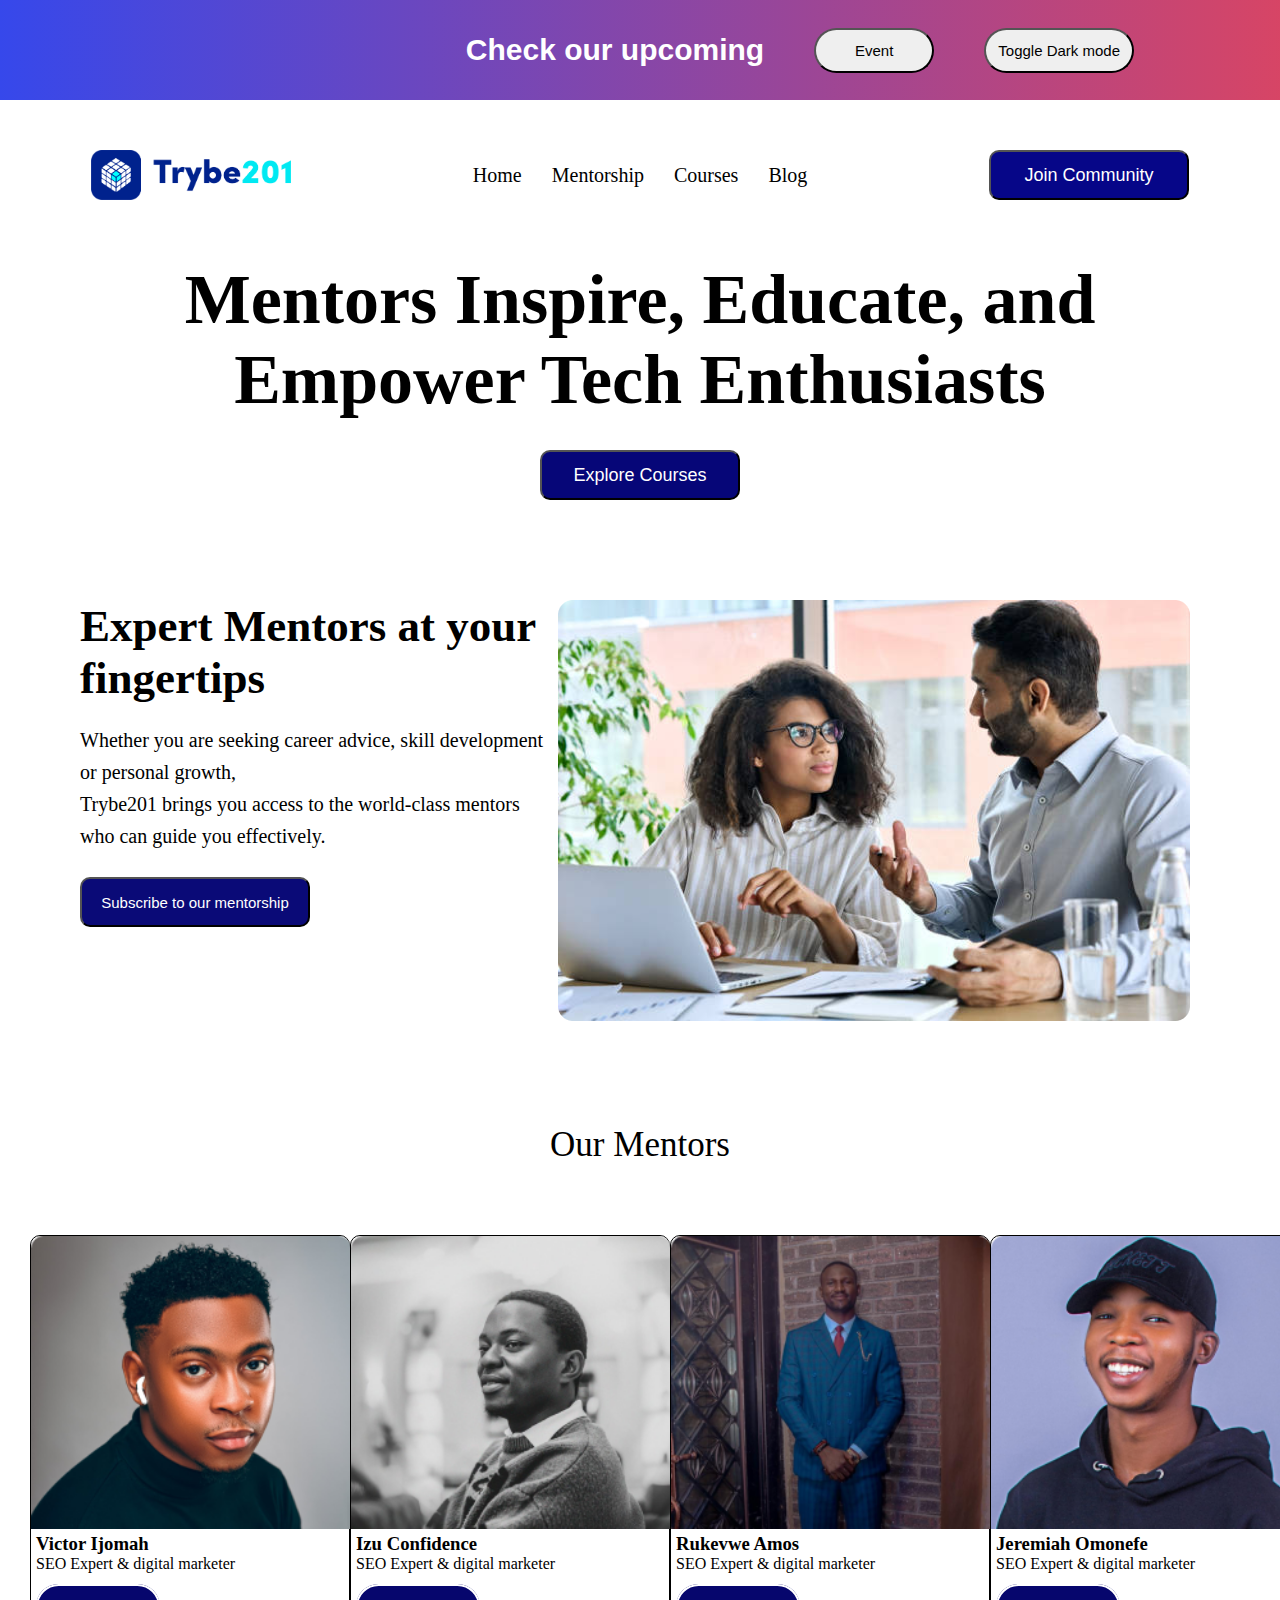
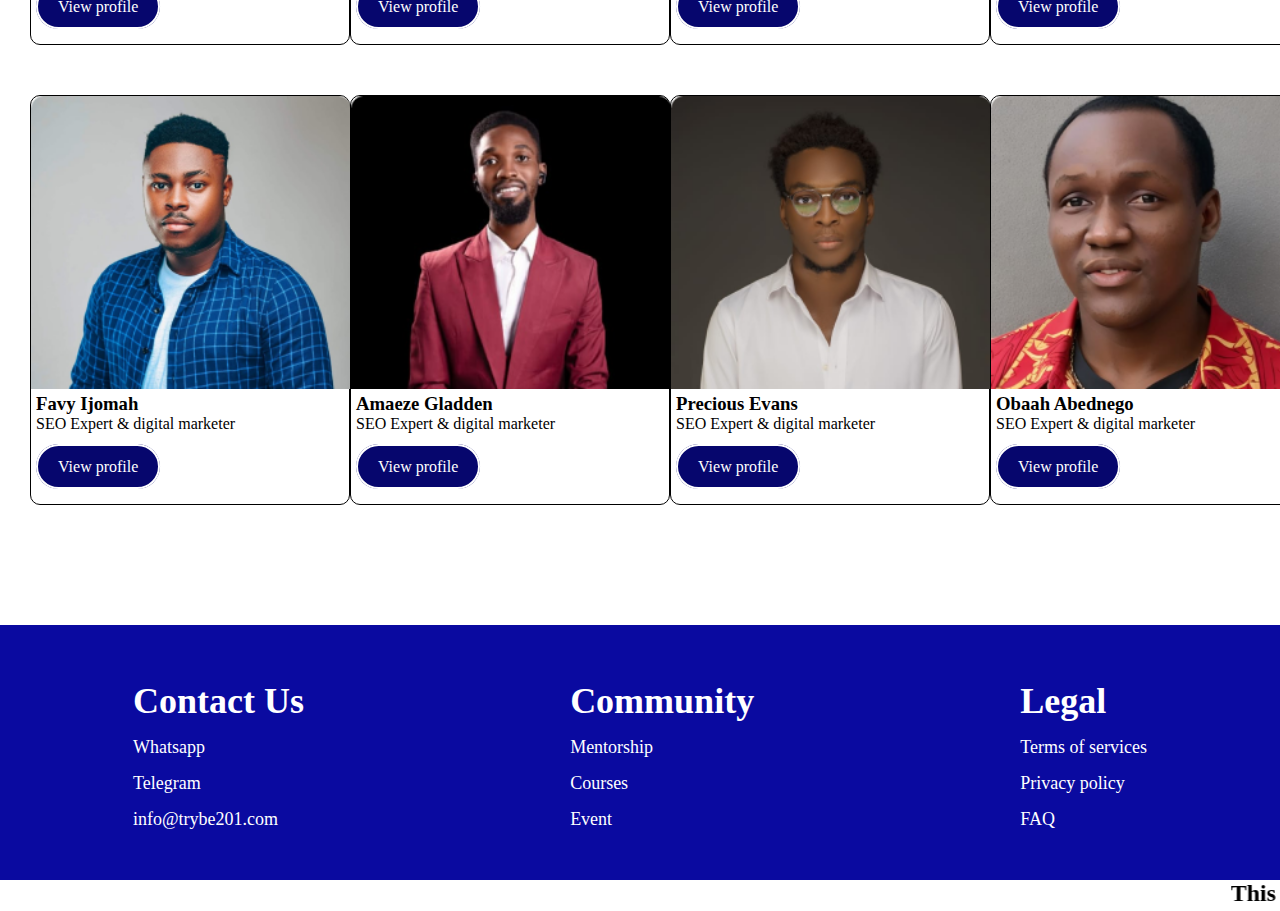
<file: index.html>
<!DOCTYPE html>
<html lang="en">
<head>
    <meta charset="UTF-8">
    <meta name="viewport" content="width=device-width, initial-scale=1.0">
    <title>Trybe201</title>
    <link rel="stylesheet" href="index.css">
</head>

<!-- first head -->
 <nav class="first-head">
    <div class="head-childs">
    <h1>Check our upcoming</h1>
    <button class="event">Event</button>
    <button class="toggle">Toggle Dark mode</button>
    </div>
 </nav>

 <!-- second head -->
 <nav class="second-head">
    <img src="brand-Logo.png" alt="" height="50px">

    <div class="nav-links">
        <a href="/">Home</a>
        <a href="/">Mentorship</a>
        <a href="courses.html">Courses</a>
        <a href="blog.html">Blog</a>
    </div>

    <div class="join">
    <button>Join Community</button>
    </div>
 </nav>
<body>
    <!-- first body -->
    <div class="first-body">
        <h1>Mentors Inspire, Educate, and</h1>
        <h1>Empower Tech Enthusiasts</h1>
        <button>Explore Courses</button>
    </div>

    <!-- second body -->
     <div class="second-body">
        <div class="second-body-left">
            <h2>Expert Mentors at your <br> fingertips</h2>
            <p>Whether you are seeking career advice, skill development or personal growth,</p>
            <p>Trybe201 brings you access to the world-class mentors who can guide you effectively.</p>
            <button>Subscribe to our mentorship</button>
        </div>

        <div class="second-body-right">
            <img src="expert-img.png" alt="">
        </div>
     </div>

     <!-- third body -->
      <div class="third-body-name">
        <p>Our Mentors</p>
      </div>

      <div class="third-body-imgs">
        <div class="imgs">
            <img src="victor.png" alt="" width="320px">
            <h3>Victor Ijomah</h3>
            <p>SEO Expert & digital marketer</p>
            <a href="">View profile</a>
        </div>

        <div class="imgs">
            <img src="Izu.png" alt="" width="320px">
            <h3>Izu Confidence</h3>
            <p>SEO Expert & digital marketer</p>
            <a href="">View profile</a>
        </div>

        <div class="imgs">
            <img src="amos.png" alt="" width="320px">
            <h3>Rukevwe Amos</h3>
            <p>SEO Expert & digital marketer</p>
            <a href="">View profile</a>
        </div>

        <div class="imgs">
            <img src="jerry.png" alt="" width="320px">
            <h3>Jeremiah Omonefe</h3>
            <p>SEO Expert & digital marketer</p>
            <a href="">View profile</a>
        </div>

        <div class="imgs">
            <img src="favy.png" alt="" width="320px">
            <h3>Favy Ijomah</h3>
            <p>SEO Expert & digital marketer</p>
            <a href="">View profile</a>
        </div>

        <div class="imgs">
            <img src="amaeze.png" alt="" width="320px">
            <h3>Amaeze Gladden</h3>
            <p>SEO Expert & digital marketer</p>
            <a href="">View profile</a>
        </div>

        <div class="imgs">
            <img src="precious.png" alt="" width="320px">
            <h3>Precious Evans</h3>
            <p>SEO Expert & digital marketer</p>
            <a href="">View profile</a>
        </div>

        <div class="imgs">
            <img src="obaah.png" alt="" width="320px">
            <h3>Obaah Abednego</h3>
            <p>SEO Expert & digital marketer</p>
            <a href="">View profile</a>
        </div>
      </div>
</body>
   
<!-- footer -->
<footer class="foot">
    <div class="head-footer">
        <div class="footers">
            <h1>Contact Us</h1>
            <a href="">Whatsapp</a>
            <a href="">Telegram</a>
            <a href="">info@trybe201.com</a>
        </div>

        <div class="footers">
            <h1>Community</h1>
            <a href="">Mentorship</a>
            <a href="">Courses</a>
            <a href="">Event</a>
        </div>

        <div class="footers">
            <h1>Legal</h1>
            <a href="">Terms of services</a>
            <a href="">Privacy policy</a>
            <a href="">FAQ</a>
        </div>
    </div>
</footer>

<marquee behavior="animation" direction="left"><h2>This site was programmed by MoonCodes.  Please adhere to terms and conditions.</h2></marquee>
</html>
</file>
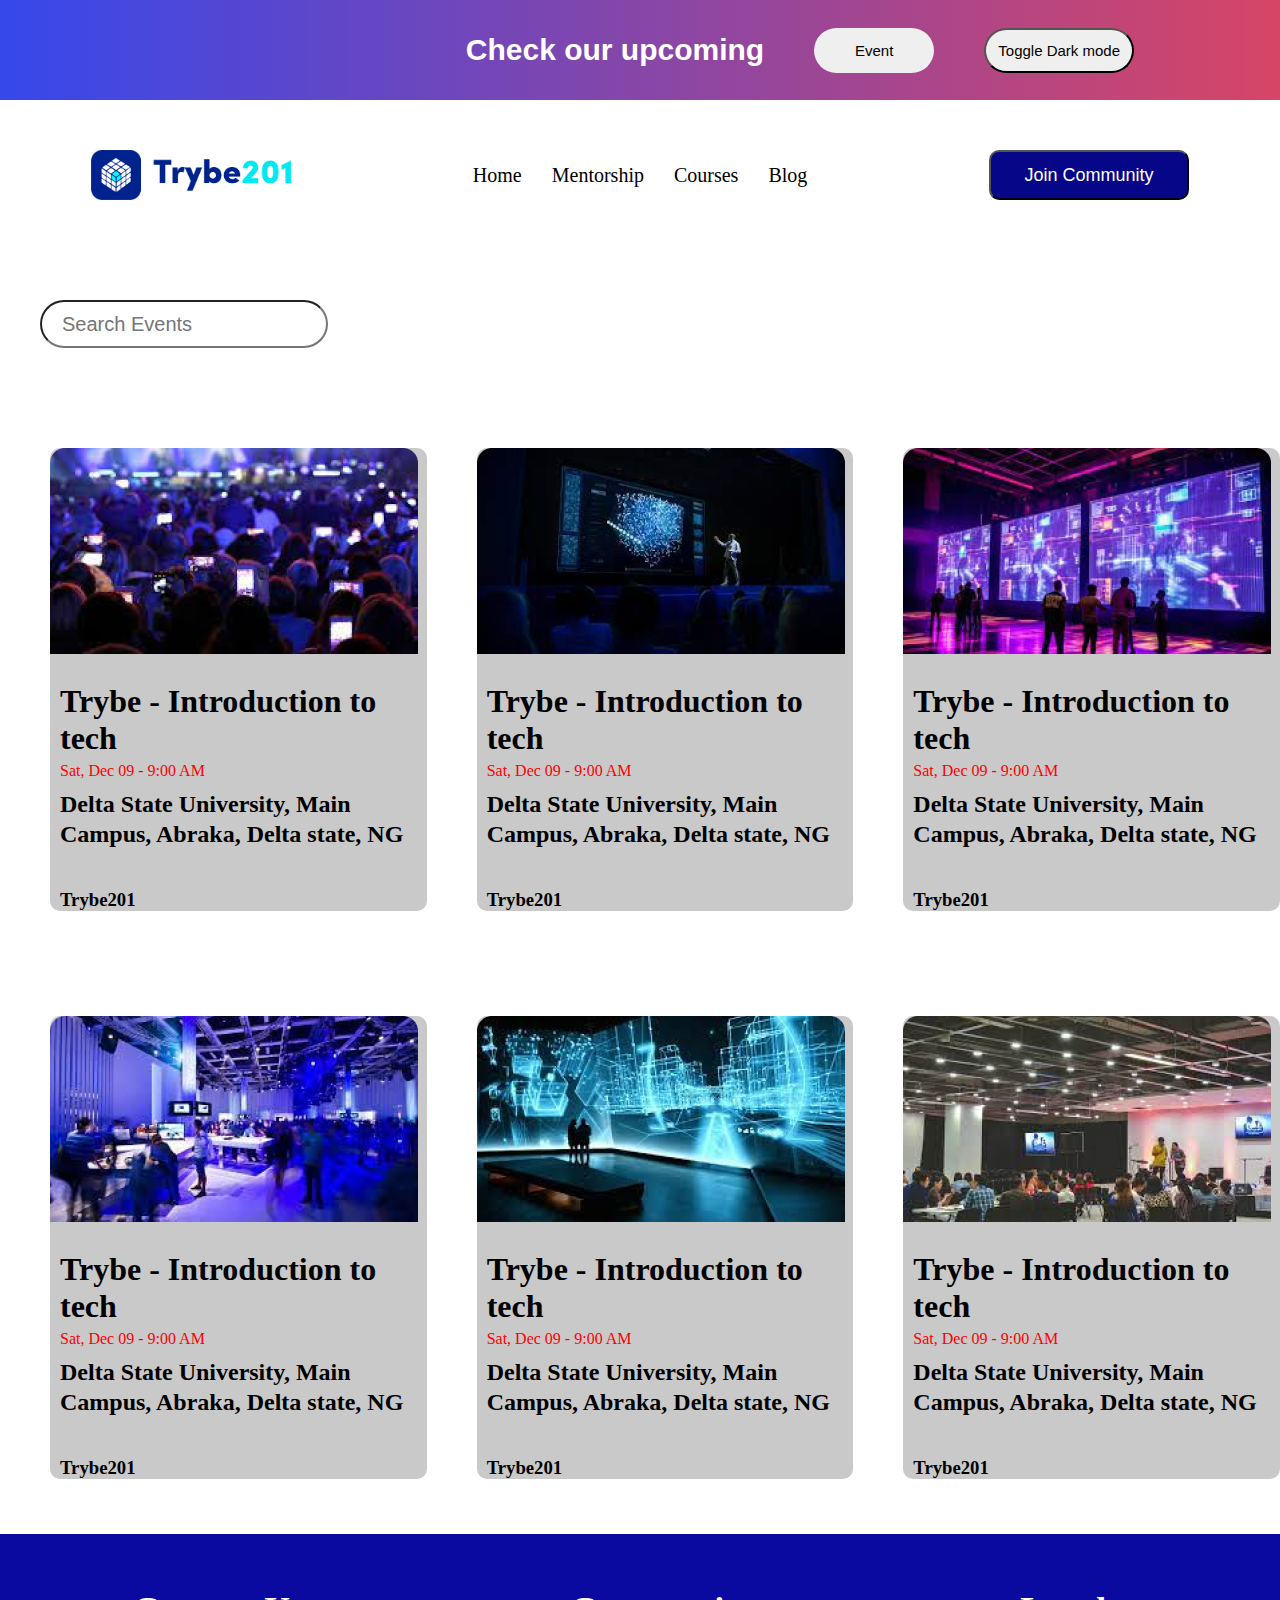
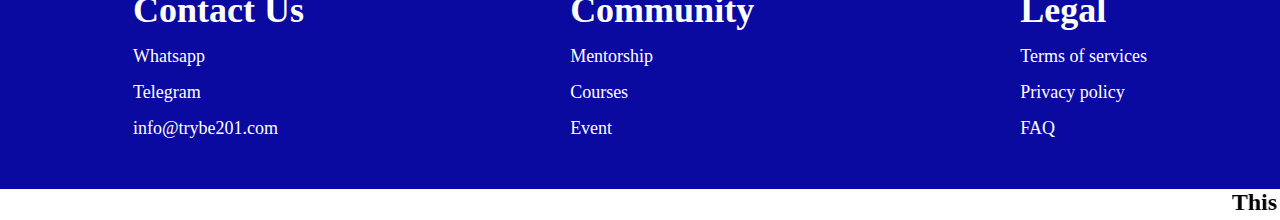
<file: blog.html>
<!DOCTYPE html>
<html lang="en">
<head>
    <meta charset="UTF-8">
    <meta name="viewport" content="width=device-width, initial-scale=1.0">
    <title>Blog</title>
    <link rel="stylesheet" href="blog.css">
</head>

<!-- first head -->
 <nav class="first-head">
    <div class="head-childs">
    <h1>Check our upcoming</h1>
    <button class="event">Event</button>
    <button class="toggle">Toggle Dark mode</button>
    </div>
 </nav>

 <!-- second head -->
 <nav class="second-head">
    <img src="brand-Logo.png" alt="" height="50px">

    <div class="nav-links">
        <a href="index.html">Home</a>
        <a href="index.html">Mentorship</a>
        <a href="courses.html">Courses</a>
        <a href="">Blog</a>
    </div>

    <div class="join">
    <button>Join Community</button>
    </div>
 </nav>

<body>
    <!-- search bar -->
    <input type="search" name="search-bar" id="search-bar" placeholder="Search Events">

    <!-- event pics -->
     <div class="gen-pics">

        <div class="each-pics">
            <img src="blog-section1.png" alt="">
            <h1>Trybe - Introduction to tech</h1>
            <p style="color: red;">Sat, Dec 09 - 9:00 AM</p>
            <h2>Delta State University, Main Campus, Abraka, Delta state, NG</h2>
            <h3>Trybe201</h3>
        </div>

        <div class="each-pics">
            <img src="blog-section2.png" alt="">
            <h1>Trybe - Introduction to tech</h1>
            <p style="color: red;">Sat, Dec 09 - 9:00 AM</p>
            <h2>Delta State University, Main Campus, Abraka, Delta state, NG</h2>
            <h3>Trybe201</h3>
        </div>

        <div class="each-pics">
            <img src="blog-section3.png" alt="">
            <h1>Trybe - Introduction to tech</h1>
            <p style="color: red;">Sat, Dec 09 - 9:00 AM</p>
            <h2>Delta State University, Main Campus, Abraka, Delta state, NG</h2>
            <h3>Trybe201</h3>
        </div>

        <div class="each-pics">
            <img src="blog-section4.png" alt="">
            <h1>Trybe - Introduction to tech</h1>
            <p style="color: red;">Sat, Dec 09 - 9:00 AM</p>
            <h2>Delta State University, Main Campus, Abraka, Delta state, NG</h2>
            <h3>Trybe201</h3>
        </div>

        <div class="each-pics">
            <img src="blog-section5.png" alt="">
            <h1>Trybe - Introduction to tech</h1>
            <p style="color: red;">Sat, Dec 09 - 9:00 AM</p>
            <h2>Delta State University, Main Campus, Abraka, Delta state, NG</h2>
            <h3>Trybe201</h3>
        </div>

        <div class="each-pics">
            <img src="blog-section6.png" alt="">
            <h1>Trybe - Introduction to tech</h1>
            <p style="color: red;">Sat, Dec 09 - 9:00 AM</p>
            <h2>Delta State University, Main Campus, Abraka, Delta state, NG</h2>
            <h3>Trybe201</h3>
        </div>

     </div>
</body>

<!-- footer -->
<footer class="foot">
    <div class="head-footer">
        <div class="footers">
            <h1>Contact Us</h1>
            <a href="">Whatsapp</a>
            <a href="">Telegram</a>
            <a href="">info@trybe201.com</a>
        </div>

        <div class="footers">
            <h1>Community</h1>
            <a href="">Mentorship</a>
            <a href="">Courses</a>
            <a href="">Event</a>
        </div>

        <div class="footers">
            <h1>Legal</h1>
            <a href="">Terms of services</a>
            <a href="">Privacy policy</a>
            <a href="">FAQ</a>
        </div>
    </div>
</footer>

<marquee behavior="animation" direction="left"><h2>This site was programmed by MoonCodes.  Please adhere to terms and conditions.</h2></marquee>
</html>
</file>
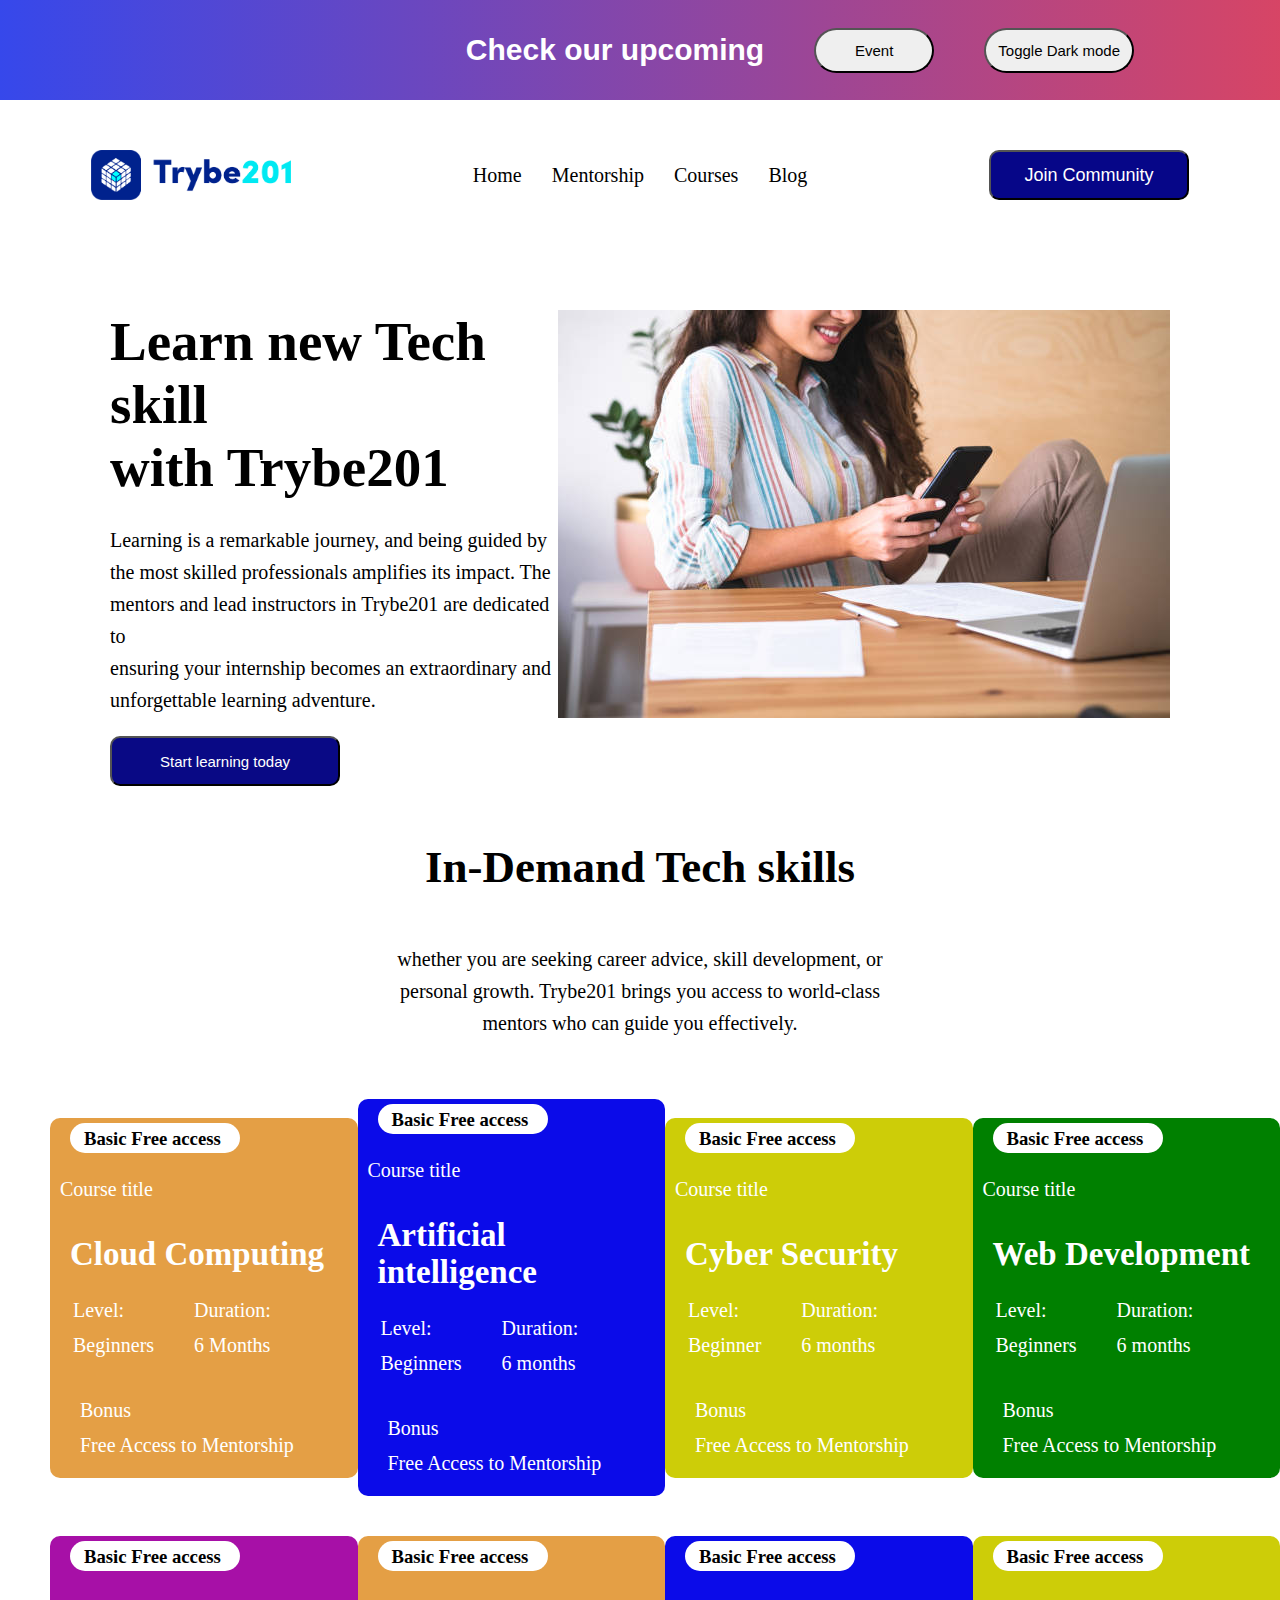
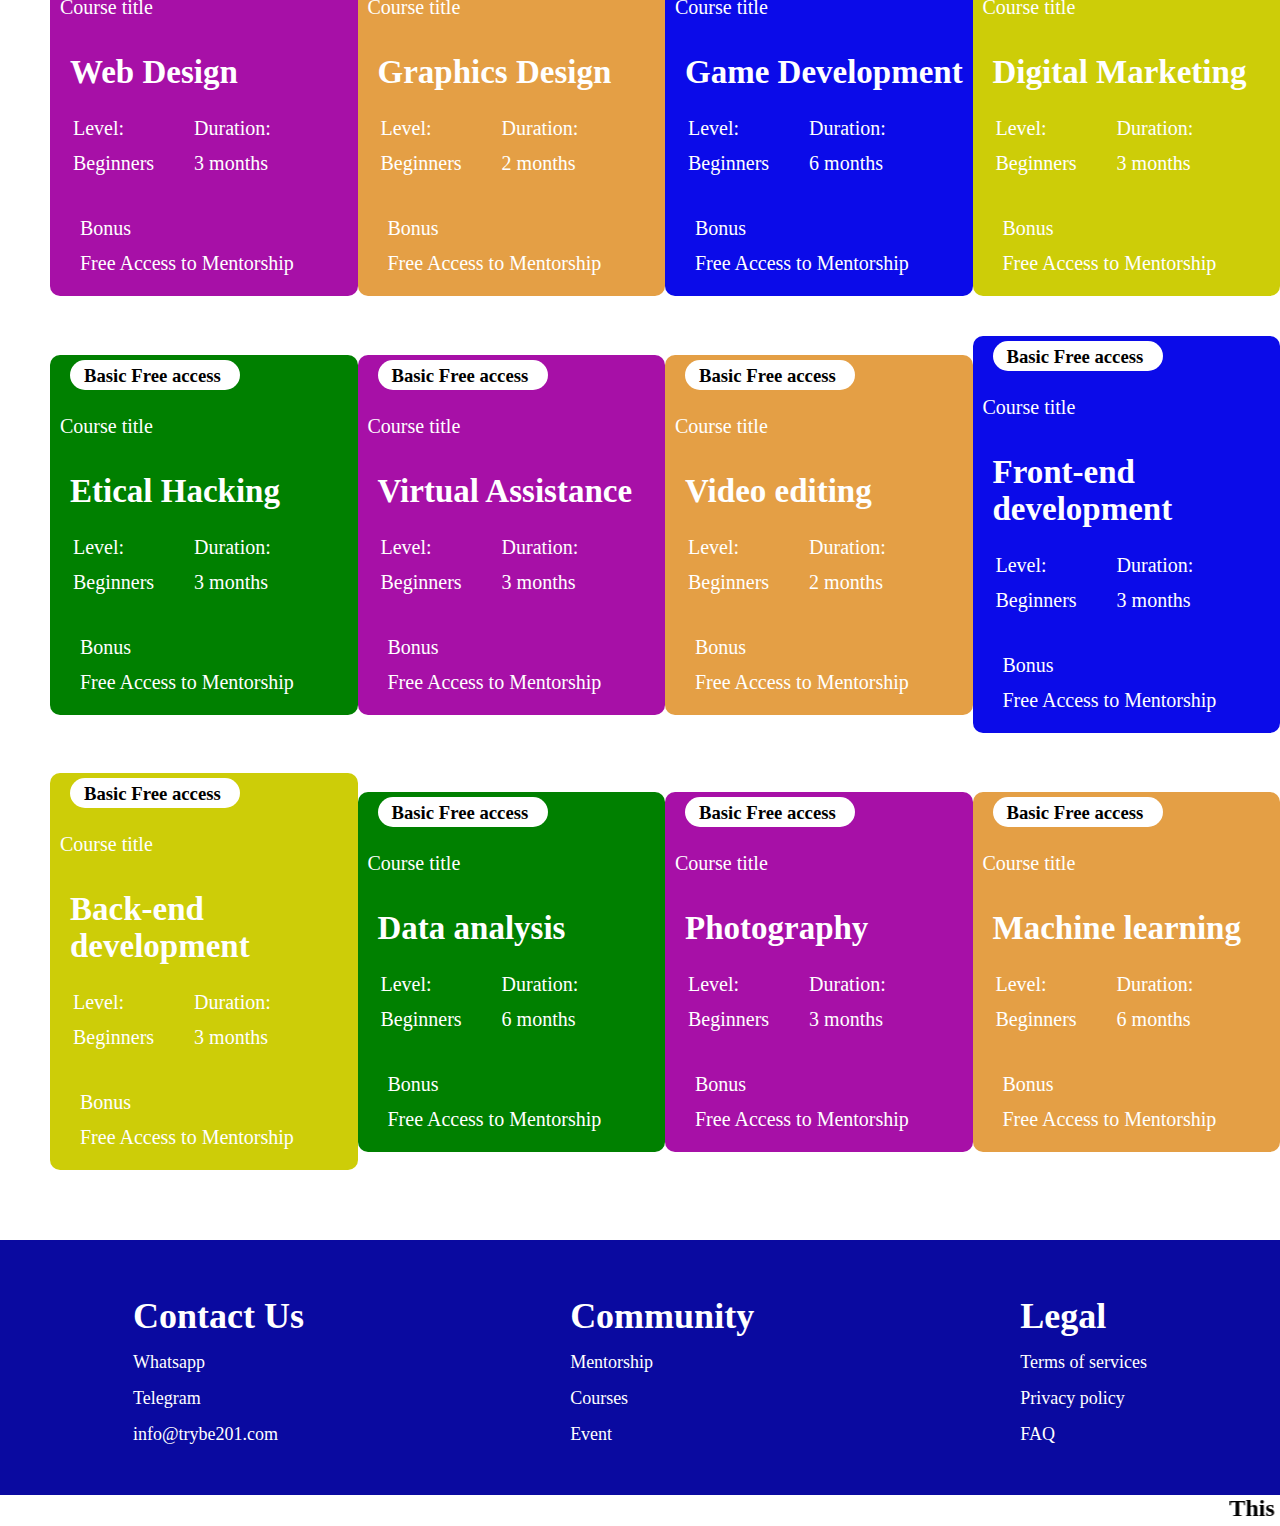
<file: courses.html>
<!DOCTYPE html>
<html lang="en">
<head>
    <meta charset="UTF-8">
    <meta name="viewport" content="width=device-width, initial-scale=1.0">
    <title>Courses</title>
    <link rel="stylesheet" href="/courses.css">
</head>

<!-- first head -->
 <nav class="first-head">
    <div class="head-childs">
    <h1>Check our upcoming</h1>
    <button class="event">Event</button>
    <button class="toggle">Toggle Dark mode</button>
    </div>
 </nav>

 <!-- second head -->
 <nav class="second-head">
    <img src="/brand-Logo.png" alt="" height="50px">

    <div class="nav-links">
        <a href="/index.html">Home</a>
        <a href="/index.html">Mentorship</a>
        <a href="#">Courses</a>
        <a href="/blog.html">Blog</a>
    </div>

    <div class="join">
    <button>Join Community</button>
    </div>
 </nav>
<body>
   <!-- first body -->
    <div class="first-body">
        <div class="first-body-left">
            <h1>Learn new Tech skill <br> with Trybe201</h1>

            <p>Learning is a remarkable journey, and being guided by <br> the most skilled professionals amplifies its impact. The <br> mentors and lead instructors in Trybe201 are dedicated to <br> ensuring your internship becomes an extraordinary and <br> unforgettable learning adventure.</p>

            <button>Start learning today</button>
        </div>

        <div class="first-body-right">
            <img src="/menu pics - Copy.jpg" alt="">
        </div>
    </div>
    
    <!-- second body -->
     <div class="second-body">
        <h2>In-Demand Tech skills</h2>
        <p>whether you are seeking career advice, skill development, or <br> personal growth. Trybe201 brings you access to world-class <br> mentors who can guide you effectively.</p>
     </div>

     <!-- third body -->
     <div class="third-body">
        <div class="each1">
           <h3>Basic Free access</h3>
           <p>Course title</p>   
           <h2>Cloud Computing</h2>

           <div class="each">
           <div class="each-a">
            <p>Level:</p>
            <p>Beginners</p>
           </div>

           <div class="each-b">
            <p>Duration:</p>
            <p>6 Months</p>
           </div>
           </div>

           <div class="each-c">
            <p>Bonus</p>
            <p>Free Access to Mentorship</p>
           </div>
        </div>

        <div class="each2">
           <h3>Basic Free access</h3>
           <p>Course title</p>   
           <h2>Artificial intelligence</h2>

           <div class="each">
           <div class="each-a">
            <p>Level:</p>
            <p>Beginners</p>
           </div>

           <div class="each-b">
            <p>Duration:</p>
            <p>6 months</p>
           </div>
           </div>

           <div class="each-c">
            <p>Bonus</p>
            <p>Free Access to Mentorship</p>
           </div>
        </div>

        <div class="each3">
           <h3>Basic Free access</h3>
           <p>Course title</p>   
           <h2>Cyber Security</h2>

           <div class="each">
           <div class="each-a">
            <p>Level:</p>
            <p>Beginner</p>
           </div>

           <div class="each-b">
            <p>Duration:</p>
            <p>6 months</p>
           </div>
           </div>

           <div class="each-c">
            <p>Bonus</p>
            <p>Free Access to Mentorship</p>
           </div>
        </div>

        <div class="each4">
           <h3>Basic Free access</h3>
           <p>Course title</p>   
           <h2>Web Development</h2>

           <div class="each">
           <div class="each-a">
            <p>Level:</p>
            <p>Beginners</p>
           </div>

           <div class="each-b">
            <p>Duration:</p>
            <p>6 months</p>
           </div>
           </div>

           <div class="each-c">
            <p>Bonus</p>
            <p>Free Access to Mentorship</p>
           </div>
        </div>

        <div class="each5">
           <h3>Basic Free access</h3>
           <p>Course title</p>   
           <h2>Web Design</h2>

           <div class="each">
           <div class="each-a">
            <p>Level:</p>
            <p>Beginners</p>
           </div>

           <div class="each-b">
            <p>Duration:</p>
            <p>3 months</p>
           </div>
           </div>

           <div class="each-c">
            <p>Bonus</p>
            <p>Free Access to Mentorship</p>
           </div>
        </div>

        <div class="each1">
           <h3>Basic Free access</h3>
           <p>Course title</p>   
           <h2>Graphics Design</h2>
    
           <div class="each">
           <div class="each-a">
            <p>Level:</p>
            <p>Beginners</p>
           </div>

           <div class="each-b">
            <p>Duration:</p>
            <p>2 months</p>
           </div>
           </div>

           <div class="each-c">
            <p>Bonus</p>
            <p>Free Access to Mentorship</p>
           </div>
        </div>

        <div class="each2">
           <h3>Basic Free access</h3>
           <p>Course title</p>   
           <h2>Game Development</h2>

           <div class="each">
           <div class="each-a">
            <p>Level:</p>
            <p>Beginners</p>
           </div>

           <div class="each-b">
            <p>Duration:</p>
            <p>6 months</p>
           </div>
           </div>

           <div class="each-c">
            <p>Bonus</p>
            <p>Free Access to Mentorship</p>
           </div>
        </div>

        <div class="each3">
           <h3>Basic Free access</h3>
           <p>Course title</p>   
           <h2>Digital Marketing</h2>

           <div class="each">
           <div class="each-a">
            <p>Level:</p>
            <p>Beginners</p>
           </div>

           <div class="each-b">
            <p>Duration:</p>
            <p>3 months</p>
           </div>
           </div>

           <div class="each-c">
            <p>Bonus</p>
            <p>Free Access to Mentorship</p>
           </div>
        </div>

        <div class="each4">
           <h3>Basic Free access</h3>
           <p>Course title</p>   
           <h2>Etical Hacking</h2>

           <div class="each">
           <div class="each-a">
            <p>Level:</p>
            <p>Beginners</p>
           </div>

           <div class="each-b">
            <p>Duration:</p>
            <p>3 months</p>
           </div>
           </div>

           <div class="each-c">
            <p>Bonus</p>
            <p>Free Access to Mentorship</p>
           </div>
        </div>

        <div class="each5">
           <h3>Basic Free access</h3>
           <p>Course title</p>   
           <h2>Virtual Assistance</h2>

           <div class="each">
           <div class="each-a">
            <p>Level:</p>
            <p>Beginners</p>
           </div>

           <div class="each-b">
            <p>Duration:</p>
            <p>3 months</p>
           </div>
           </div>

           <div class="each-c">
            <p>Bonus</p>
            <p>Free Access to Mentorship</p>
           </div>
        </div>

        <div class="each1">
           <h3>Basic Free access</h3>
           <p>Course title</p>   
           <h2>Video editing</h2>

           <div class="each">
           <div class="each-a">
            <p>Level:</p>
            <p>Beginners</p>
           </div>

           <div class="each-b">
            <p>Duration:</p>
            <p>2 months</p>
           </div>
           </div>

           <div class="each-c">
            <p>Bonus</p>
            <p>Free Access to Mentorship</p>
           </div>
        </div>

        <div class="each2">
           <h3>Basic Free access</h3>
           <p>Course title</p>   
           <h2>Front-end development</h2>

           <div class="each">
           <div class="each-a">
            <p>Level:</p>
            <p>Beginners</p>
           </div>

           <div class="each-b">
            <p>Duration:</p>
            <p>3 months</p>
           </div>
           </div>

           <div class="each-c">
            <p>Bonus</p>
            <p>Free Access to Mentorship</p>
           </div>
        </div>

        <div class="each3">
           <h3>Basic Free access</h3>
           <p>Course title</p>   
           <h2>Back-end development</h2>

           <div class="each">
           <div class="each-a">
            <p>Level:</p>
            <p>Beginners</p>
           </div>

           <div class="each-b">
            <p>Duration:</p>
            <p>3 months</p>
           </div>
           </div>

           <div class="each-c">
            <p>Bonus</p>
            <p>Free Access to Mentorship</p>
           </div>
        </div>

        <div class="each4">
           <h3>Basic Free access</h3>
           <p>Course title</p>   
           <h2>Data analysis</h2>

           <div class="each">
           <div class="each-a">
            <p>Level:</p>
            <p>Beginners</p>
           </div>

           <div class="each-b">
            <p>Duration:</p>
            <p>6 months</p>
           </div>
           </div>

           <div class="each-c">
            <p>Bonus</p>
            <p>Free Access to Mentorship</p>
           </div>
        </div>

        <div class="each5">
           <h3>Basic Free access</h3>
           <p>Course title</p>   
           <h2>Photography</h2>

           <div class="each">
           <div class="each-a">
            <p>Level:</p>
            <p>Beginners</p>
           </div>

           <div class="each-b">
            <p>Duration:</p>
            <p>3 months</p>
           </div>
           </div>

           <div class="each-c">
            <p>Bonus</p>
            <p>Free Access to Mentorship</p>
           </div>
        </div>

        <div class="each1">
           <h3>Basic Free access</h3>
           <p>Course title</p>   
           <h2>Machine learning</h2>

           <div class="each">
           <div class="each-a">
            <p>Level:</p>
            <p>Beginners</p>
           </div>

           <div class="each-b">
            <p>Duration:</p>
            <p>6 months</p>
           </div>
           </div>

           <div class="each-c">
            <p>Bonus</p>
            <p>Free Access to Mentorship</p>
           </div>
        </div>

     </div>
</body>

<footer class="foot">
    <div class="head-footer">
        <div class="footers">
            <h1>Contact Us</h1>
            <a href="">Whatsapp</a>
            <a href="">Telegram</a>
            <a href="">info@trybe201.com</a>
        </div>

        <div class="footers">
            <h1>Community</h1>
            <a href="">Mentorship</a>
            <a href="">Courses</a>
            <a href="">Event</a>
        </div>

        <div class="footers">
            <h1>Legal</h1>
            <a href="">Terms of services</a>
            <a href="">Privacy policy</a>
            <a href="">FAQ</a>
        </div>
    </div>
</footer>

<marquee behavior="animation" direction="left"><h2>This site was programmed by MoonCodes.  Please adhere to terms and conditions.</h2></marquee>
</html>
</file>
<file: index.css>
*{
padding: 0px;
margin: 0px;
box-sizing: border-box;
}

/* first head */

.first-head{
    display: flex;
    background: linear-gradient(90deg, #3648eb 0%, #f44 100%);
    font-family: sans-serif;
    justify-content: center;
    align-items: center;
    padding-top: 5px;
    padding-bottom: 5px;
    position: fixed;
    width: 100rem;
    height: 100px;
}

.head-childs{
    display: flex;
    gap: 50px; 
    align-items: center;  
}

.head-childs h1{
      color: white;
      font-size: 30px;
}


.event{
    border-radius: 25px;
    padding: 10px;
    width: 120px;
    height: 45px;
    font-size: 15px;
    transition: all 200ms ease-in-out;
}

.event:hover{
    transform: scale(1.1);
}

.toggle{
    border-radius: 25px;
    padding: 10px;
    width: 150px;
    height: 45px;
    font-size: 15px;
    transition: all 200ms ease-in-out;
}

.toggle:hover{
    transform: scale(1.1);
}

/* second head */

.second-head{
    display: flex;
    justify-content: space-around;
    align-items: center;
    padding-top: 150px;
}

.nav-links{
    display: flex;
    gap: 30px;
    font-size: 20px;
    transition: all 200ms ease-in-out;
}

.nav-links a{
    text-decoration: none;
    color: black;
}

.nav-links a:hover{
    color: blue;
    transform: scale(1.1);
}


.join button{
    border-radius: 10px;
    width: 200px;
    height: 50px;
    font-size: 18px;
    color: white;
    background-color: rgb(6, 6, 136);
    transition: all 200ms ease-in-out;
}

.join button:hover{
    transform: scale(1.1);
}

/* first body */
.first-body{
    text-align: center;
    padding-top: 60px;
    font-size: 35px;
}

.first-body button{
    border-radius: 10px;
    background-color: rgb(6, 6, 120);
    color: white;
    width: 200px;
    height: 50px;
    margin-top: 30px;
    font-size: 18px;
    transition: all 200ms ease-in-out;
}

.first-body button:hover{
    transform: scale(1.1);
}

/* second body */
.second-body{
    display: flex;
    justify-content: space-between;
    margin-top: 100px;
    margin-bottom: 100px;
}

.second-body-left h2{
    font-size: 45px;
    padding-left: 80px;
    padding-bottom: 20px;
}

.second-body-left p{
    font-size: 20px;
    line-height: 1.6;
    padding-left: 80px;
}

.second-body-left button{
    margin-top: 25px;
    margin-left: 80px;
    height: 50px;
    width: 230px;
    background-color: rgb(10, 10, 119);
    color: white;
    font-size: 15px;
    border-radius: 10px;
    transition: all 200ms ease-in-out;
}

.second-body-left button:hover{
    transform: scale(1.1);
}

.second-body-right{
    padding-right: 90px;
}

/* third body */
.third-body-name{
    text-align: center;
    font-size: 35px;
}

.third-body-imgs{
    display: grid;
    grid-template-columns: repeat(4,1fr);
    margin-top: 70px;
    margin-left: 30px;
}

.imgs{
    border: 1px solid;
    border-radius: 10px;
    margin-bottom: 50px;
    height: 410px;
    max-width: 320px;
}

.imgs h3{
    padding-left: 5px;
}

.imgs p{
    padding-left: 5px;
    padding-bottom: 25px;
}

.imgs a{
    text-decoration: none;
    border: 2px solid;
    margin-left: 5px;
    background-color: rgb(6, 6, 109);
    border-radius: 25px;
    color: white;
    padding: 12px 20px 12px 20px;
}

.imgs a:hover{
    background-color: #f44;
}

/* footer */
.foot{
    background-color: rgb(10, 10, 160);
    margin-top: 70px;
}

.head-footer{
    display: flex;
    justify-content: space-around;
    align-items: center;
    padding-top: 55px;
    padding-bottom: 50px;
}

.footers{
    color: white;
    font-size: 18px;
}

.footers a{
    color: white;
    text-decoration: none;
    font-size: 18px;
    display: block;
    padding-top: 15px;
    transition: all 200ms ease-in-out;
    font-size: 18px;
}

.footers a:hover{
    color: gray;
    transform: scale(1.1);
}
</file>
<file: blog.css>
*{
padding: 0px;
margin: 0px;
box-sizing: border-box;
}

/* first head */

.first-head{
    display: flex;
    background: linear-gradient(90deg, #3648eb 0%, #f44 100%);
    font-family: sans-serif;
    justify-content: center;
    align-items: center;
    padding-top: 5px;
    padding-bottom: 5px;
    position: fixed;
    width: 100rem;
    height: 100px;
}

.head-childs{
    display: flex;
    gap: 50px; 
    align-items: center;  
}

.head-childs h1{
      color: white;
      font-size: 30px;
}

.event{
    border-radius: 25px;
    padding: 10px;
    width: 120px;
    height: 45px;
    font-size: 15px;
    transition: all 200ms ease-in-out;
    border: none;
}

.event:hover{
    transform: scale(1.1);
}

.toggle{
    border-radius: 25px;
    padding: 10px;
    width: 150px;
    height: 45px;
    font-size: 15px;
    transition: all 200ms ease-in-out;
    boder: none;
}

.toggle:hover{
    transform: scale(1.1);
}

/* second head */

.second-head{
    display: flex;
    justify-content: space-around;
    align-items: center;
    padding-top: 150px;
}

.nav-links{
    display: flex;
    gap: 30px;
    font-size: 20px;
    transition: all 200ms ease-in-out;
}

.nav-links a{
    text-decoration: none;
    color: black;
}

.nav-links a:hover{
    color: blue;
    transform: scale(1.1);
}

.join button{
    border-radius: 10px;
    width: 200px;
    height: 50px;
    font-size: 18px;
    color: white;
    background-color: rgb(6, 6, 136);
    transition: all 200ms ease-in-out;
}

.join button:hover{
    transform: scale(1.1);
}

/* search-bar */
#search-bar{
    margin-top: 100px;
    margin-left: 40px;
    border-radius: 30px;
    height: 48px;
    width: 18rem;
    font-size: 20px;
    padding-left: 20px;
}

.gen-pics{
    display: grid;
    grid-template-columns: repeat(3, 1fr);
    margin-top: 100px;
    margin-left: 50px;
    gap: 50px;
}

.each-pics{
   background-color: #c9c9c9;
    border-radius: 10px;
    margin-bottom: 55px;
    height: auto;
    width: 100%;
}

.each-pics h1{
    padding-top: 25px;
    padding-left: 10px;
    padding-bottom: 5px;
}

.each-pics p{
    padding-left: 10px;
    padding-bottom: 9px;
}

.each-pics h2{
    padding-left: 10px;
    line-height: 30px;
}

.each-pics h3{
    padding-left: 10px;
    padding-top: 40px;
}

/* footer */
.foot{
    background-color: rgb(10, 10, 160);
}

.head-footer{
    display: flex;    justify-content: space-around;
    align-items: center;
    padding-top: 55px;
    padding-bottom: 50px;
}

.footers{
    color: white;
    font-size: 18px;
}

.footers a{
    color: white;
    text-decoration: none;
    font-size: 18px;
    display: block;
    padding-top: 15px;
    transition: all 200ms ease-in-out;
    font-size: 18px;
}

.footers a:hover{
    color: gray;
    transform: scale(1.1);
}
</file>
<file: courses.css>
*{
padding: 0px;
margin: 0px;
box-sizing: border-box;
}

/* first head */

.first-head{
    display: flex;
    background: linear-gradient(90deg, #3648eb 0%, #f44 100%);
    font-family: sans-serif;
    justify-content: center;
    align-items: center;
    padding-top: 5px;
    padding-bottom: 5px;
    position: fixed;
    width: 100rem;
    height: 100px;
}

.head-childs{
    display: flex;
    gap: 50px; 
    align-items: center;  
}

.head-childs h1{
      color: white;
      font-size: 30px;
}

.event{
    border-radius: 25px;
    padding: 10px;
    width: 120px;
    height: 45px;
    font-size: 15px;
    transition: all 200ms ease-in-out;
}

.event:hover{
    transform: scale(1.1);
}

.toggle{
    border-radius: 25px;
    padding: 10px;
    width: 150px;
    height: 45px;
    font-size: 15px;
    transition: all 200ms ease-in-out;
}

.toggle:hover{
    transform: scale(1.1);
}

/* second head */

.second-head{
    display: flex;
    justify-content: space-around;
    align-items: center;
    padding-top: 150px;
}

.nav-links{
    display: flex;
    gap: 30px;
    font-size: 20px;
    transition: all 200ms ease-in-out;
}

.nav-links a{
    text-decoration: none;
    color: black;
}

.nav-links a:hover{
    color: blue;
    transform: scale(1.1);
}

.join button{
    border-radius: 10px;
    width: 200px;
    height: 50px;
    font-size: 18px;
    color: white;
    background-color: rgb(6, 6, 136);
    transition: all 200ms ease-in-out;
}

.join button:hover{
    transform: scale(1.1);
}

/* first body */
.first-body{
    display: flex;
    justify-content: space-between;
    padding-top: 110px;
    padding-left: 110px;
    padding-right: 110px;
}

.first-body-left h1{
        font-size: 55px;
}

.first-body-left p{
    font-size: 20px;
    line-height: 1.6;
    padding-top: 25px;
}

.first-body-left button{
    background-color: rgb(9, 9, 133);
    width: 230px;
    color: white;
    font-size: 15px;
    border-radius: 10px;
    transition: all 200ms ease-in-out;
    height: 50px;
    margin-top: 20px;
}

.first-body-left button:hover{
    transform: scale(1.1);
}

/* second body */
.second-body{
    text-align: center;
    padding-top: 55px;
}

.second-body h2{
    font-size: 45px;
    padding-bottom: 50px;
}

.second-body p{
    font-size: 20px;
    line-height: 1.6;
}

/* third body*/
.third-body{
    display: grid;
    grid-template-columns: repeat(4, 1fr);
    padding-top: 60px;
    align-items: center;
    justify-content: center;
    padding-left: 50px;
    row-gap: 40px;
}

.each1{
    background-color: rgb(228, 159, 69);
    max-width: 320px;
    border-radius: 10px;
    max-height: 100rem;
}

.each1 h3{
    background-color: white;
    border-radius: 15px;
    margin-top: 5px;
    margin-left: 20px;
    width: 170px;
    padding: 5px;
    margin-bottom: 25px;
    height: 30px;
    padding-left: 14px;
}

.each1 p{
    color: white;
    padding-left: 10px;
    font-size: 20px;
}

.each1 h2{
    padding-top: 35px;
    color: white;
    padding-bottom: 20px;
    padding-left: 20px;
    font-size: 33px;
}

.each{
    display: flex;
    padding-left: 13px;
    font-size: 20px;
    gap: 30px;
    line-height: 35px;
    margin-bottom: 30px;
}

.each-c{
    padding-left: 20px;
    line-height: 35px;
    font-size: 18.5px;
    padding-bottom: 15px;
}

.each2{
    max-width: 320px;
    border-radius: 10px;
    max-height: 100rem;
    background-color: rgb(11, 11, 233);
}

.each2 h3{
    background-color: white;
    border-radius: 15px;
    margin-top: 5px;
    margin-left: 20px;
    width: 170px;
    padding: 5px;
    margin-bottom: 25px;
    height: 30px;
    padding-left: 14px;
}

.each2 p{
    color: white;
    padding-left: 10px;
    font-size: 20px;
}

.each2 h2{
    padding-top: 35px;
    color: white;
    padding-bottom: 20px;
    padding-left: 20px;
    font-size: 33px;
}



.each3{
    max-width: 320px;
    border-radius: 10px;
    max-height: 100rem;
    background-color: rgb(205, 205, 8);
}
.each3 h3{
    background-color: white;
    border-radius: 15px;
    margin-top: 5px;
    margin-left: 20px;
    width: 170px;
    padding: 5px;
    margin-bottom: 25px;
    height: 30px;
    padding-left: 14px;
}

.each3 p{
     color: white;
    padding-left: 10px;
    font-size: 20px;
}

.each3 h2{
    padding-top: 35px;
    color: white;
    padding-bottom: 20px;
    padding-left: 20px;
    font-size: 33px;
}

.each4{
    max-width: 320px;
    border-radius: 10px;
    max-height: 100rem;
    background-color: green;
}

.each4 h3{
    background-color: white;
    border-radius: 15px;
    margin-top: 5px;
    margin-left: 20px;
    width: 170px;
    padding: 5px;
    margin-bottom: 25px;
    height: 30px;
    padding-left: 14px;
}

.each4 p{
     color: white;
    padding-left: 10px;
    font-size: 20px;
}

.each4 h2{
    padding-top: 35px;
    color: white;
    padding-bottom: 20px;
    padding-left: 20px;
    font-size: 33px;
}

.each5{
    max-width: 320px;
    border-radius: 10px;
    max-height: 100rem;
    background-color: rgb(167, 16, 167);
}

.each5 h3{
    background-color: white;
    border-radius: 15px;
    margin-top: 5px;
    margin-left: 20px;
    width: 170px;
    padding: 5px;
    margin-bottom: 25px;
    height: 30px;
    padding-left: 14px;
}

.each5 p{
     color: white;
    padding-left: 10px;
    font-size: 20px;
}

.each5 h2{
    padding-top: 35px;
    color: white;
    padding-bottom: 20px;
    padding-left: 20px;
    font-size: 33px;
}

/* footer */
.foot{
    background-color: rgb(10, 10, 160);
    margin-top: 70px;
}

.head-footer{
    display: flex;
    justify-content: space-around;
    align-items: center;
    padding-top: 55px;
    padding-bottom: 50px;
}

.footers{
    color: white;
    font-size: 18px;
}

.footers a{
    color: white;
    text-decoration: none;
    font-size: 18px;
    display: block;
    padding-top: 15px;
    transition: all 200ms ease-in-out;
    font-size: 18px;
}

.footers a:hover{
    color: gray;
    transform: scale(1.1);
}
</file>
